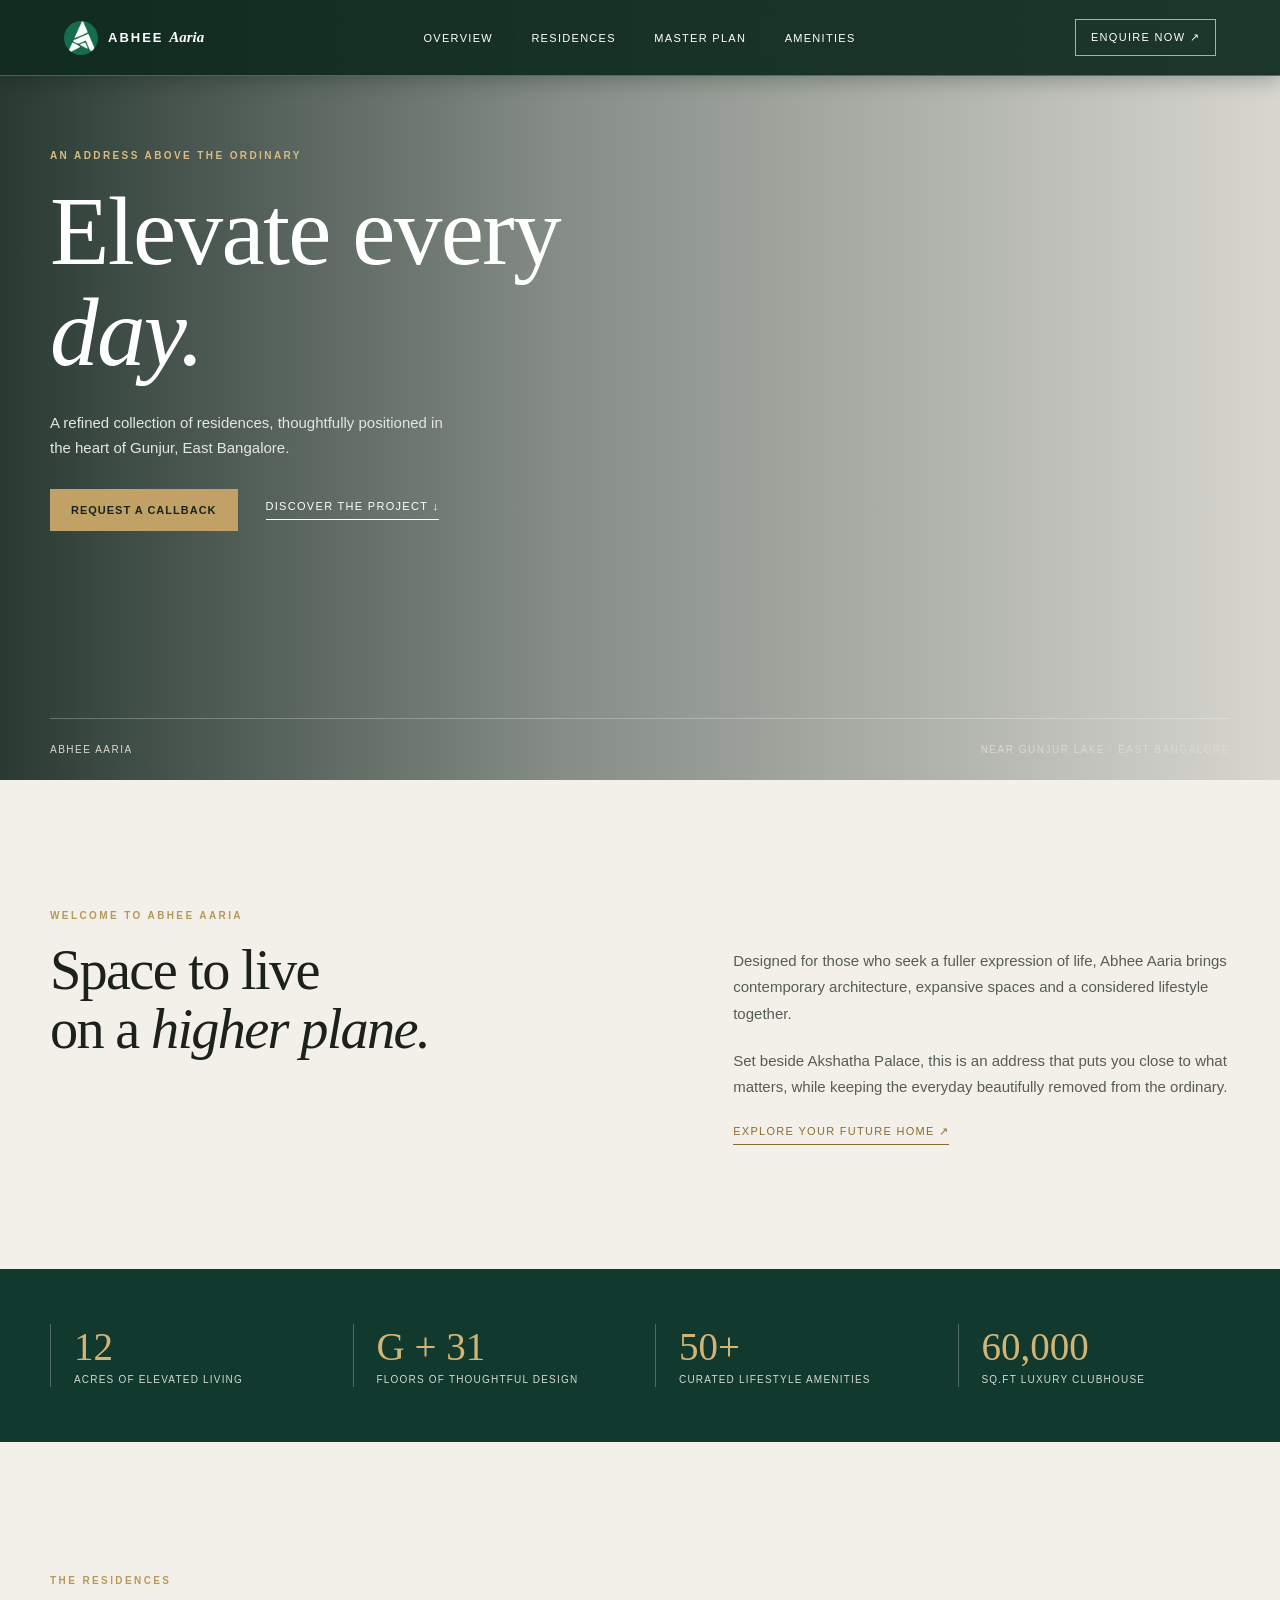
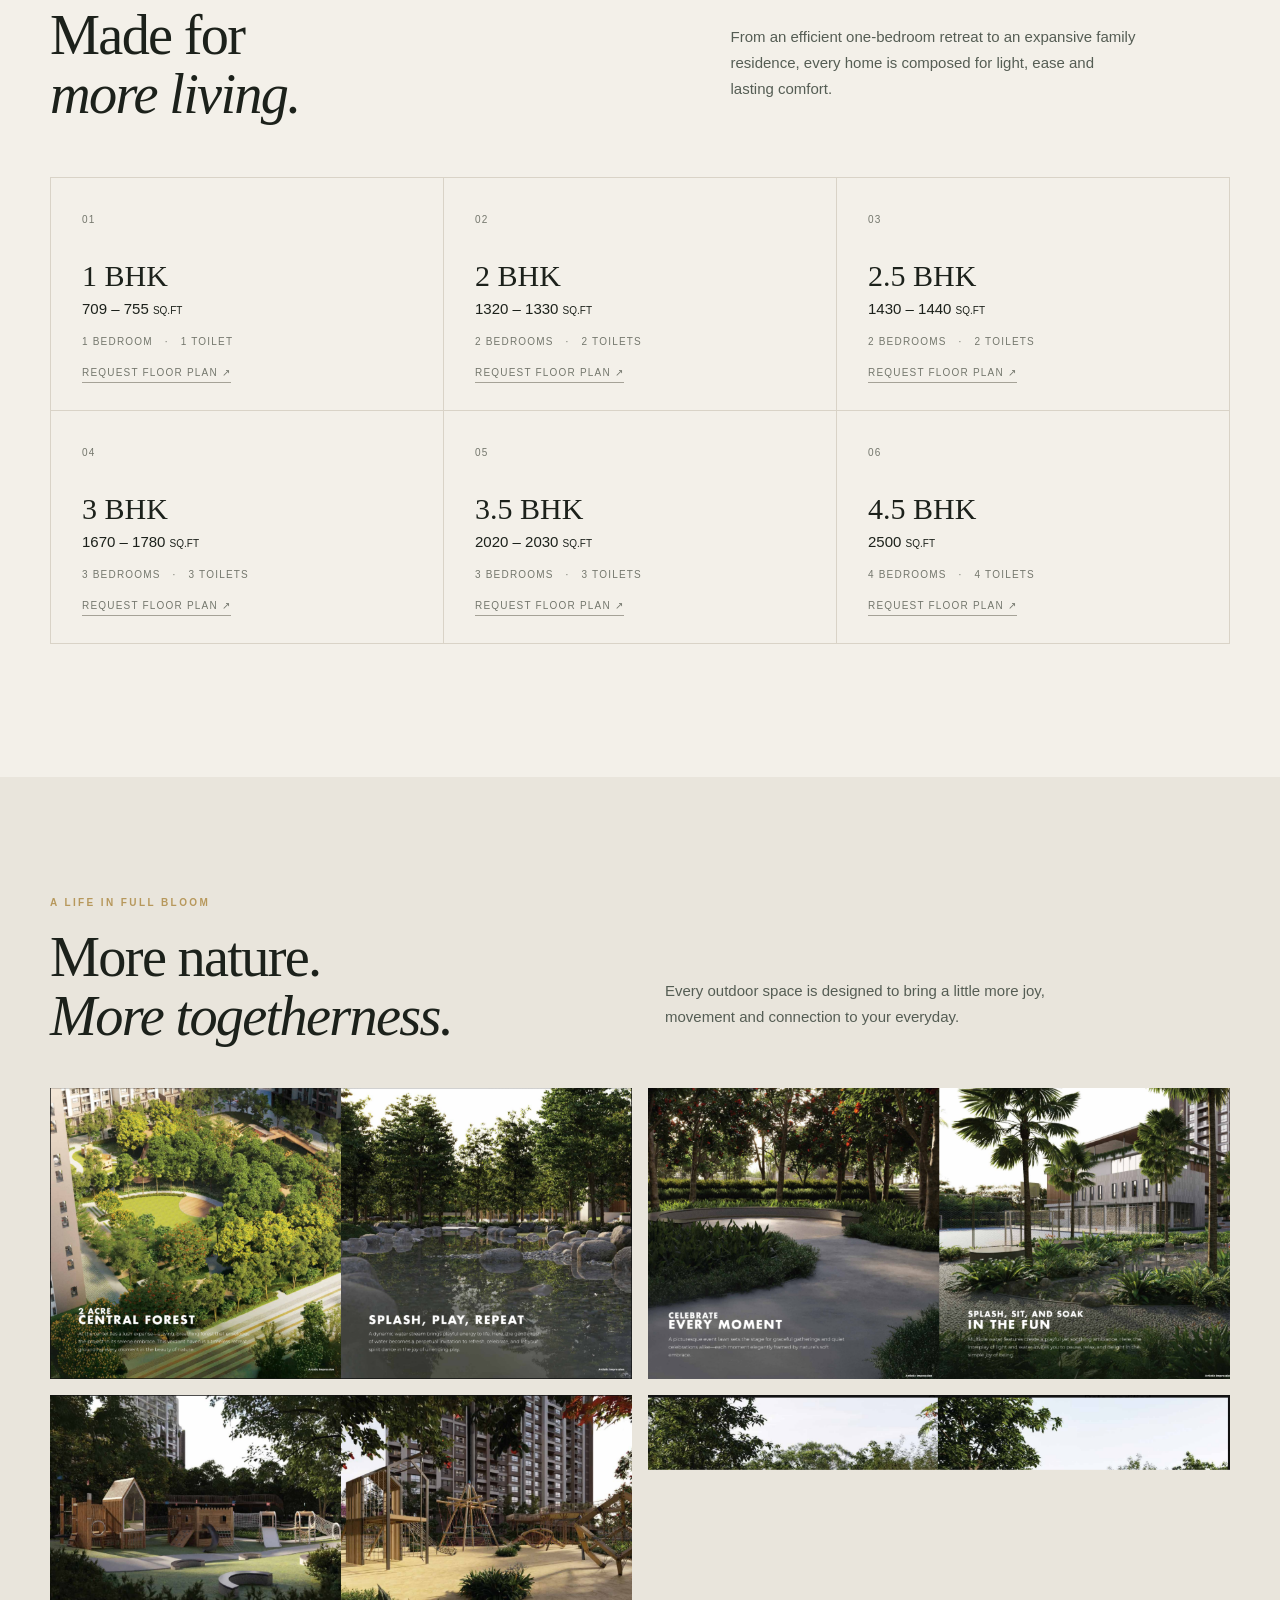
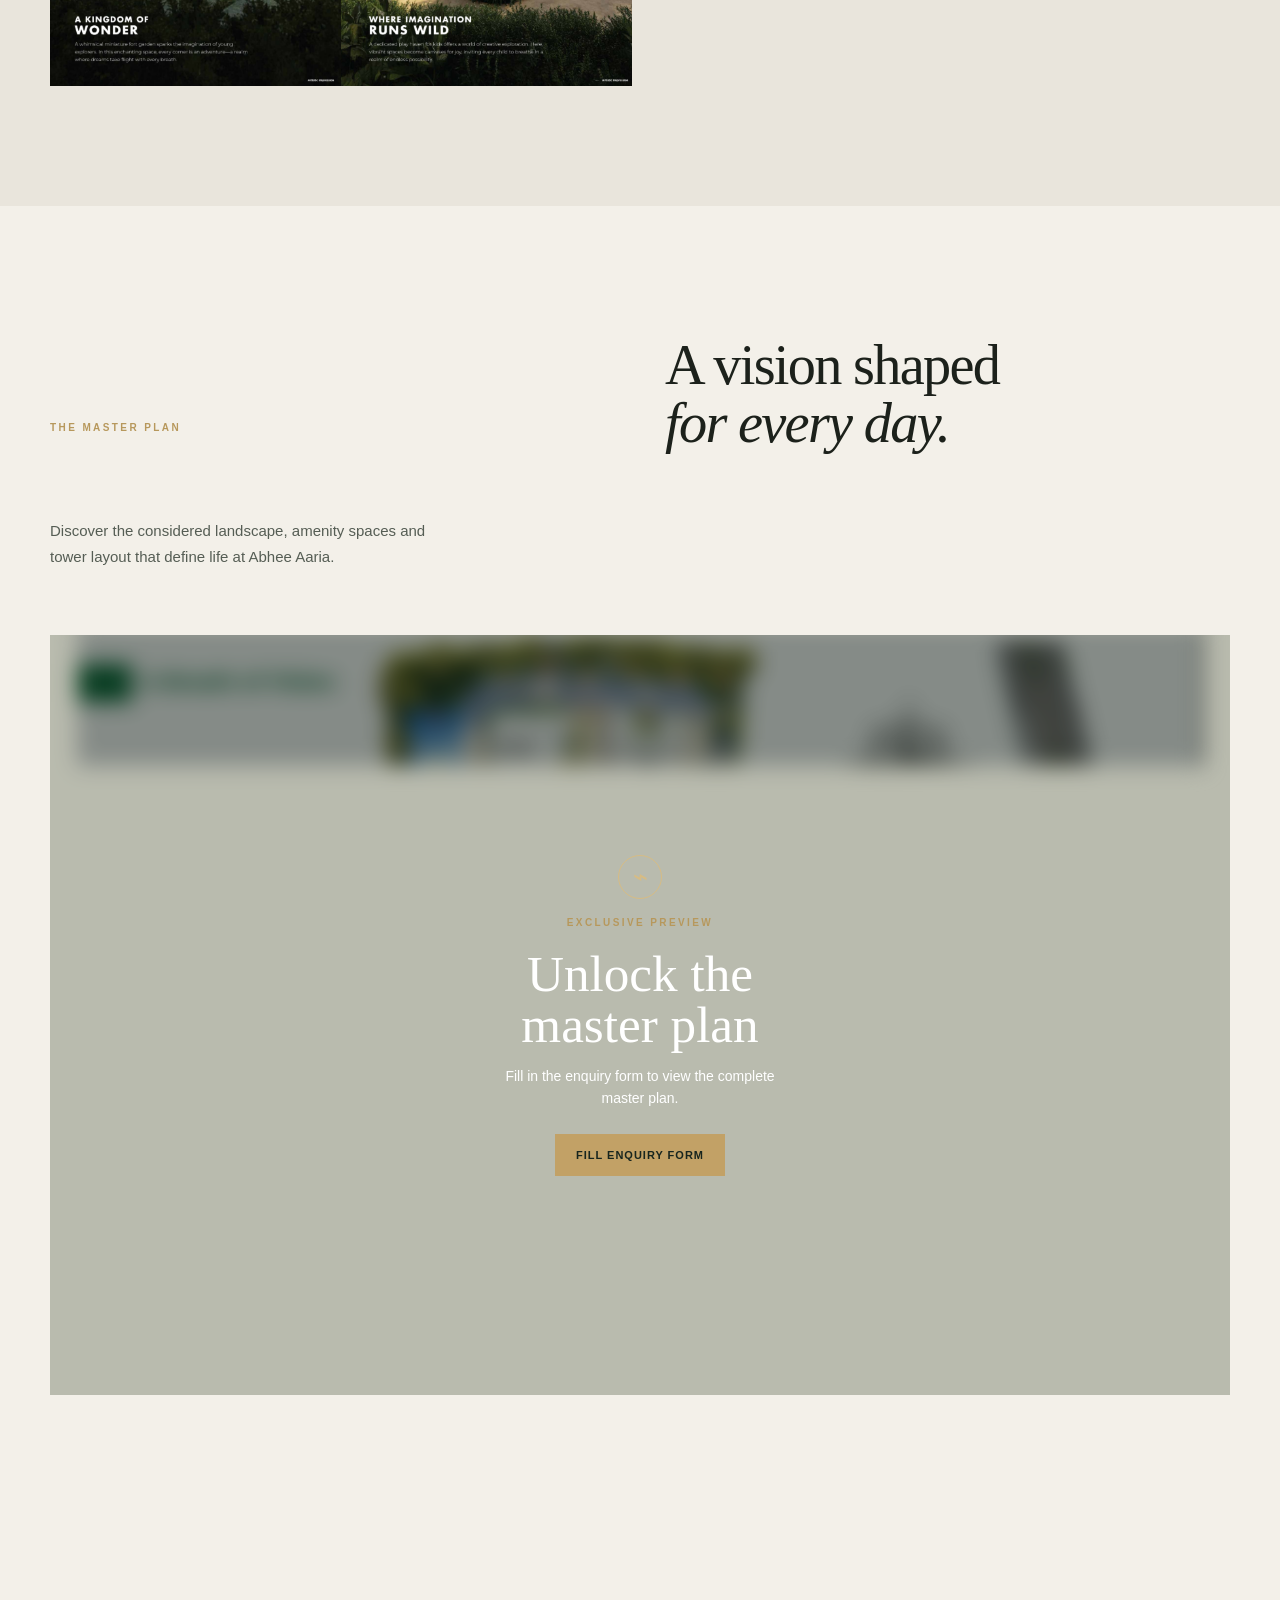
<file: index.html>
<!doctype html>
<html lang="en">
<head>
  <meta charset="utf-8">
  <meta name="viewport" content="width=device-width, initial-scale=1">
  <meta http-equiv="refresh" content="0; url=static/">
  <title>Abhee Aaria</title>
</head>
<body>
  <p>Opening <a href="static/">Abhee Aaria</a>…</p>
</body>
</html>
</file>
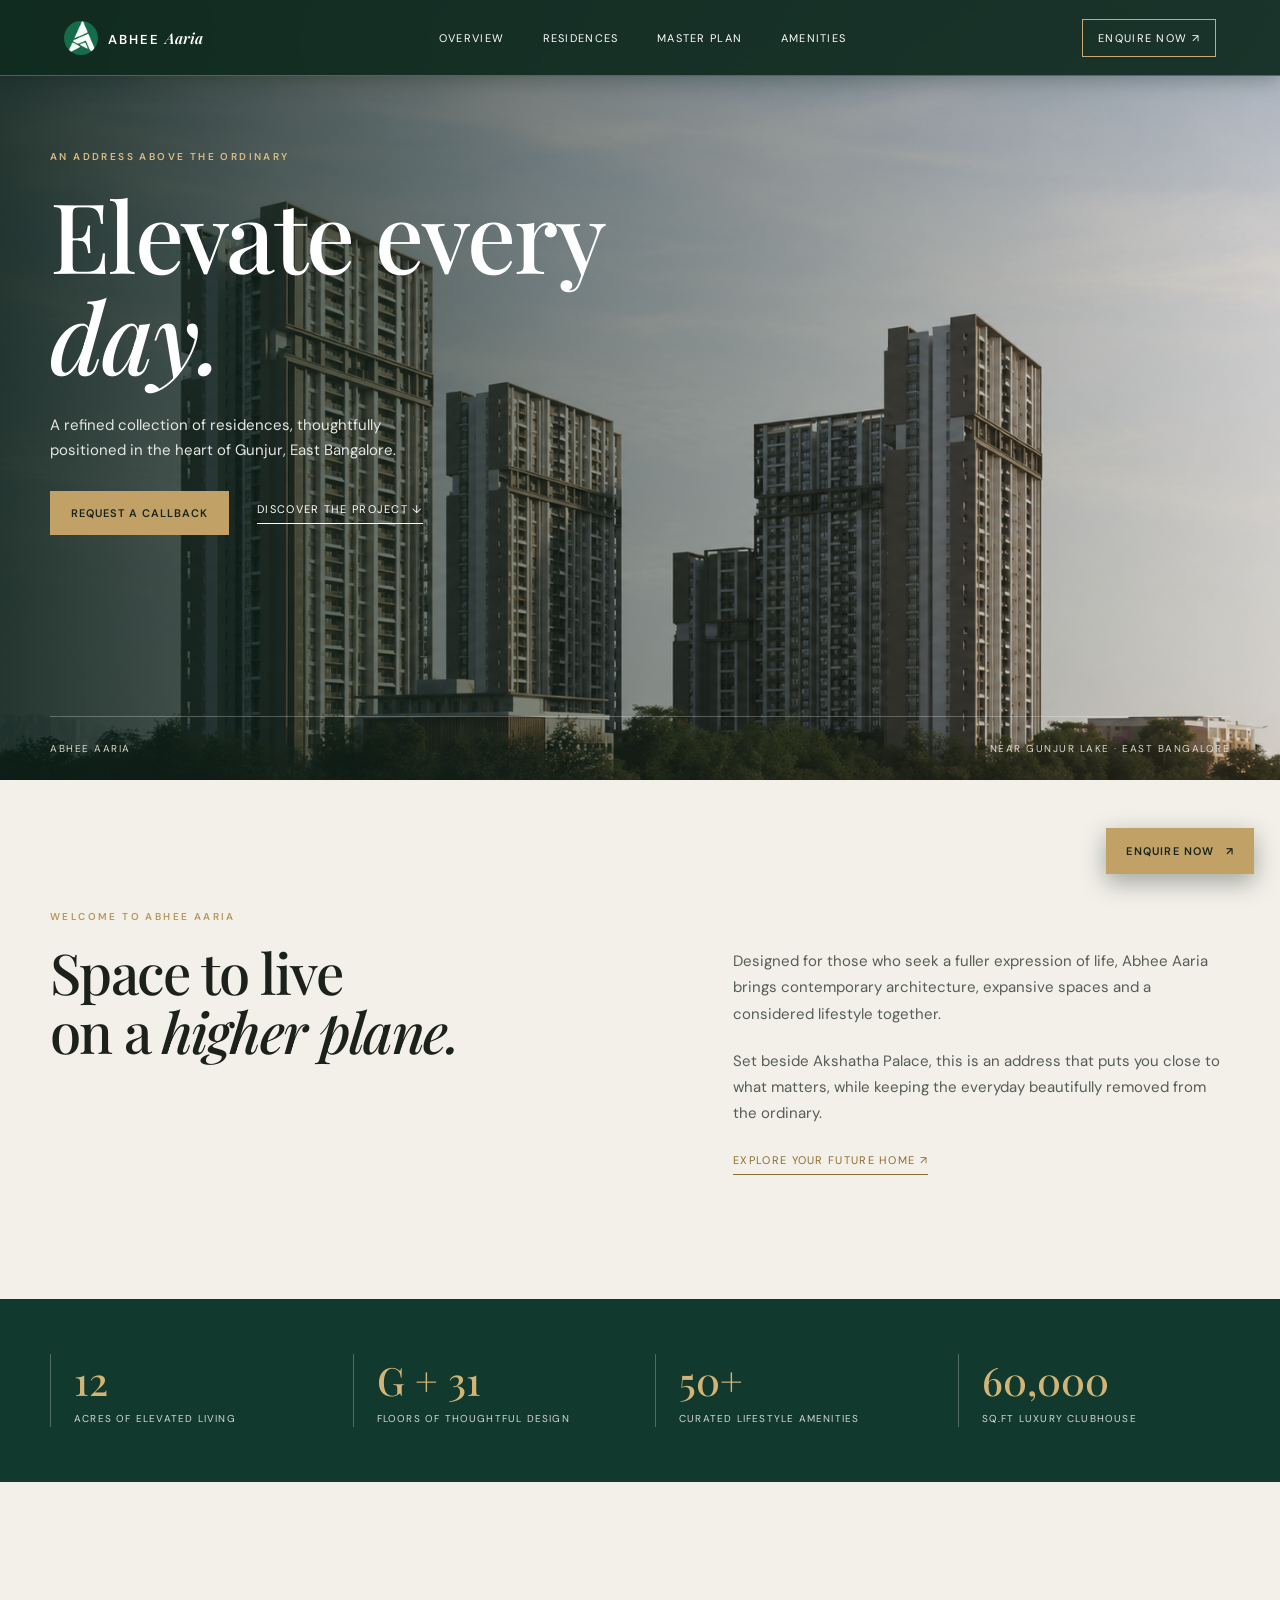
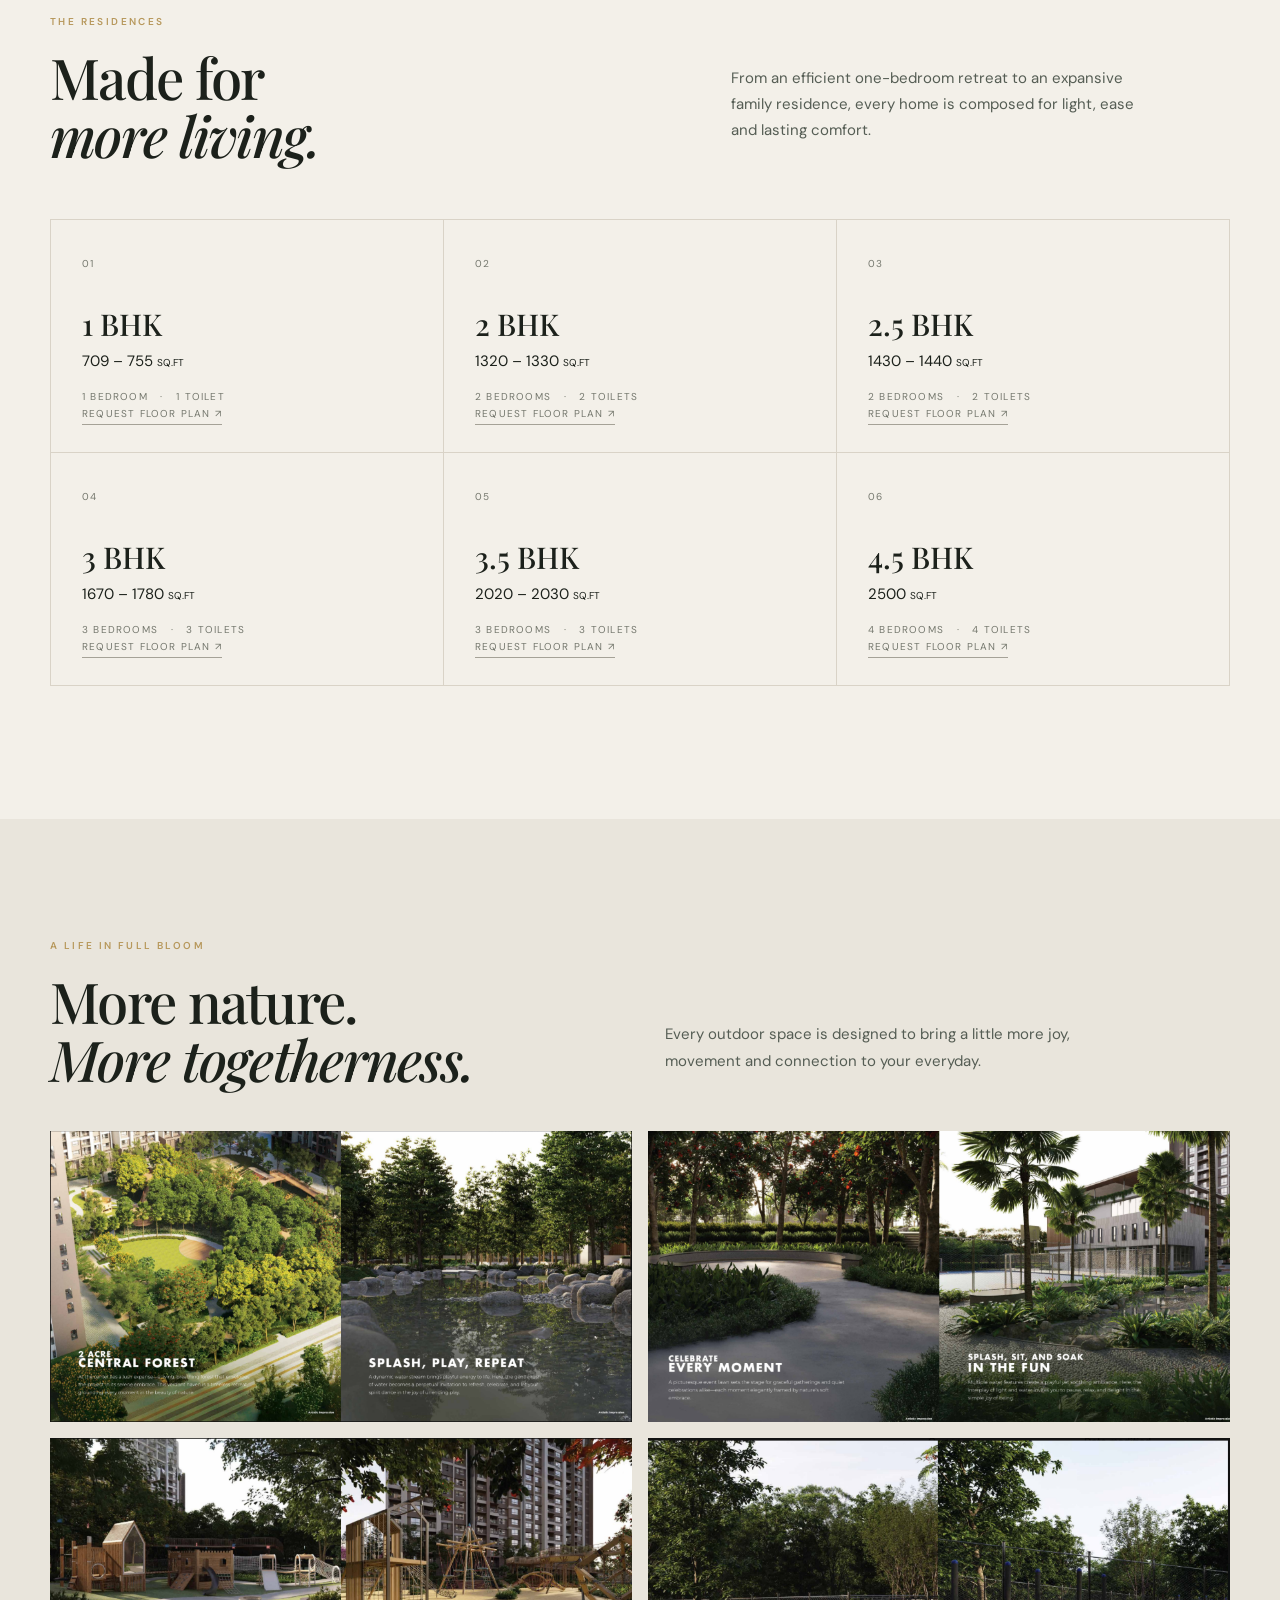
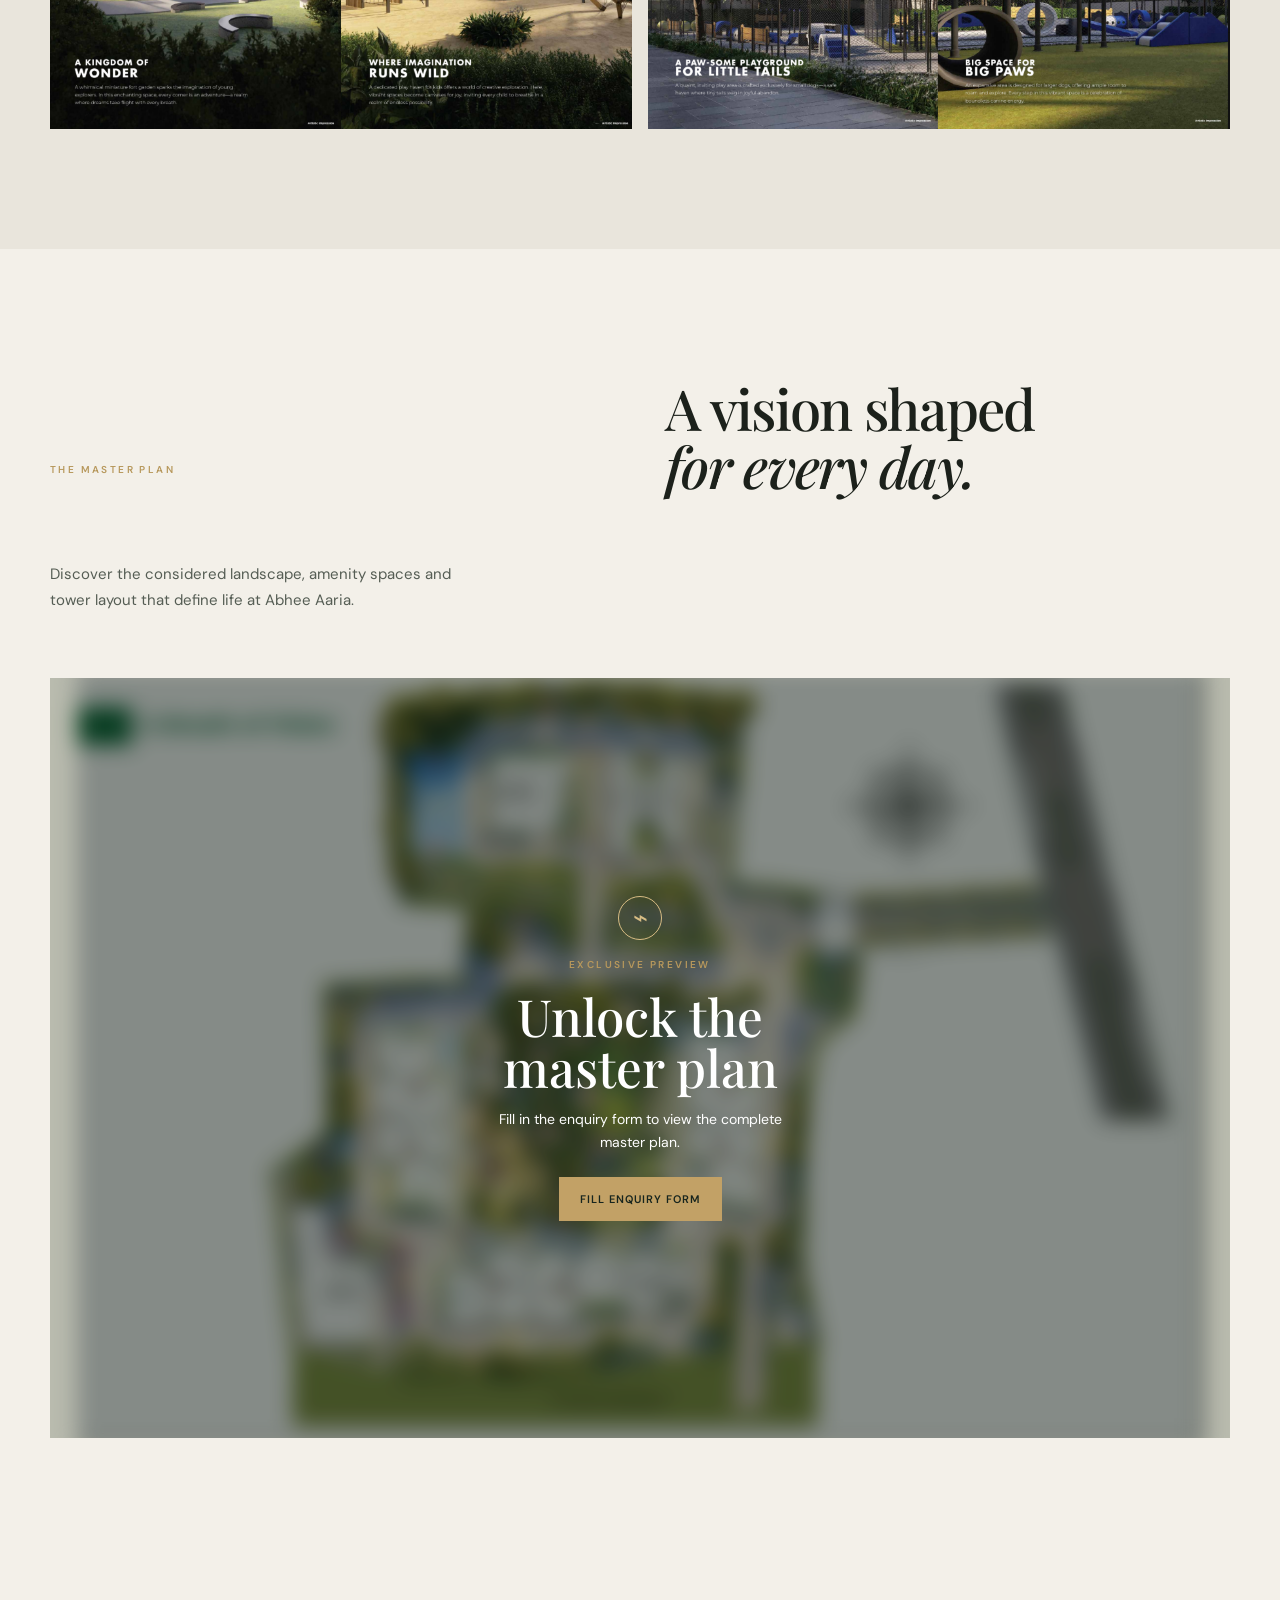
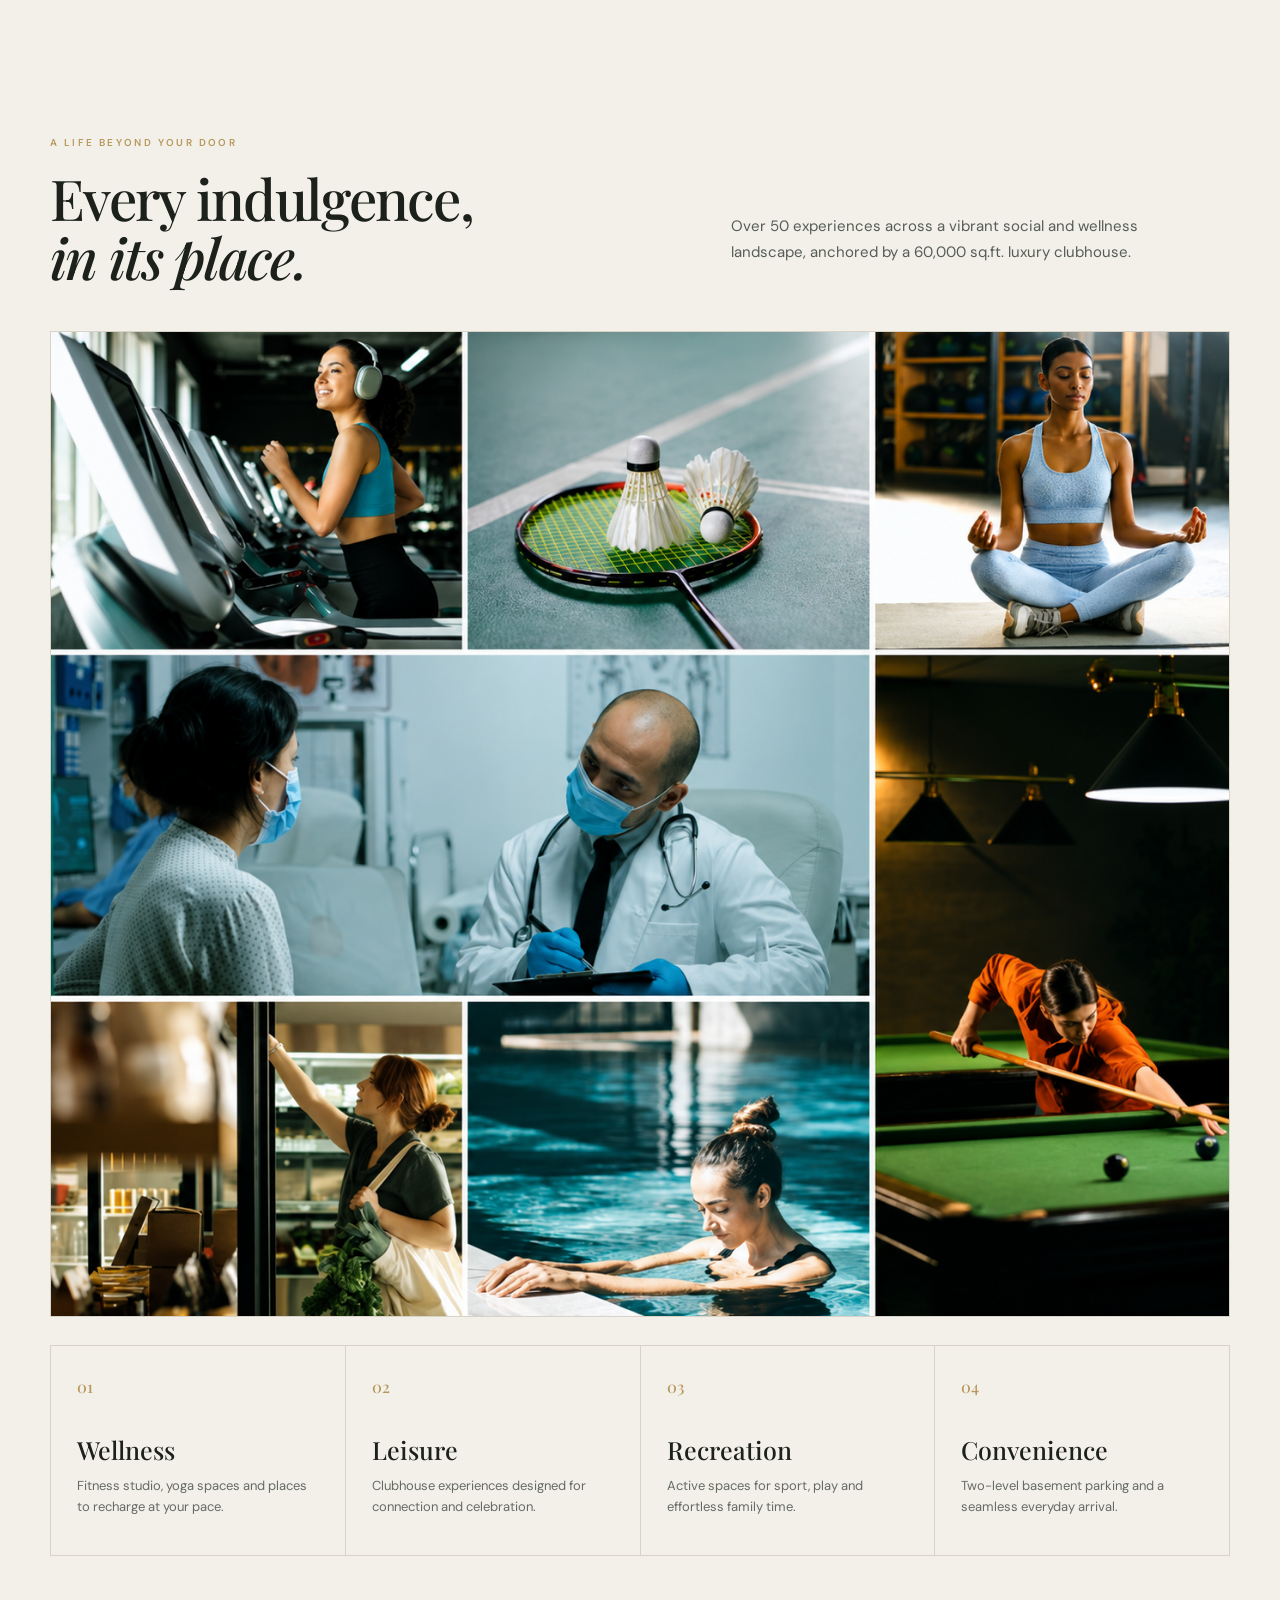
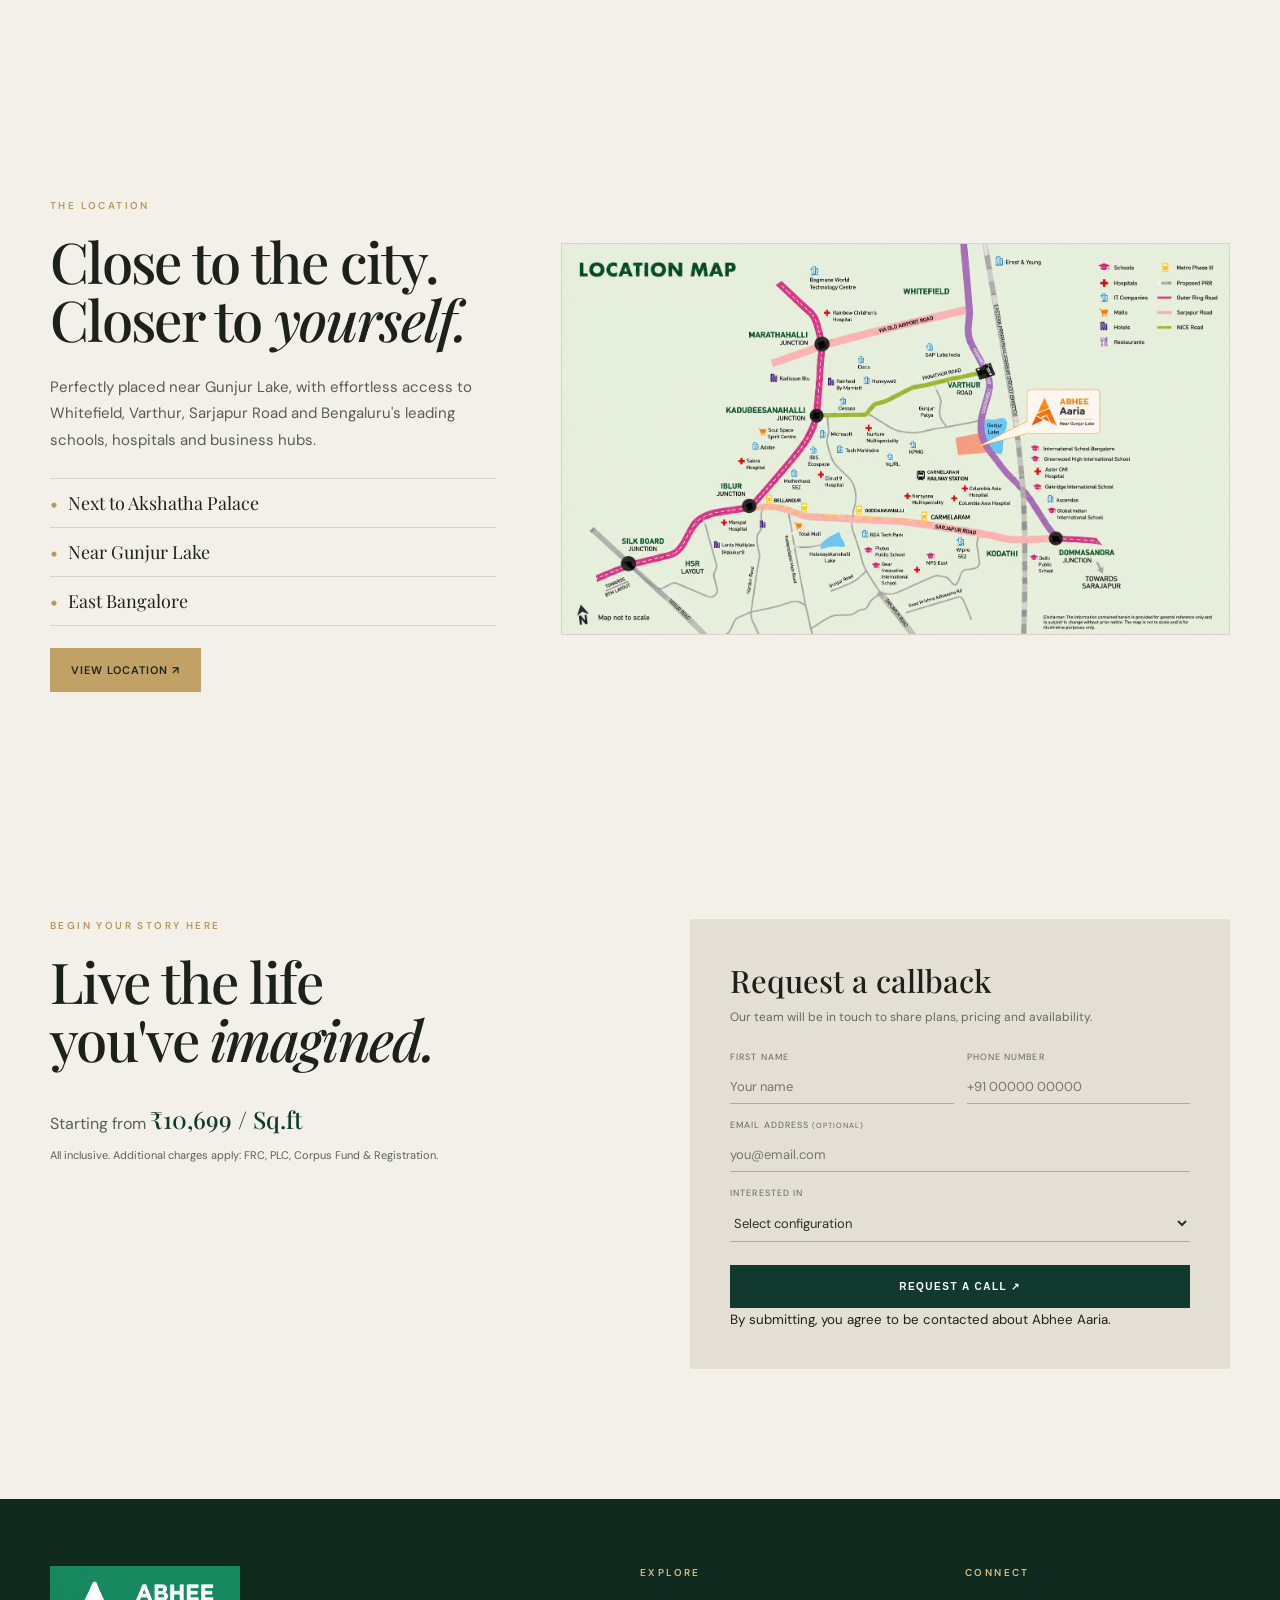
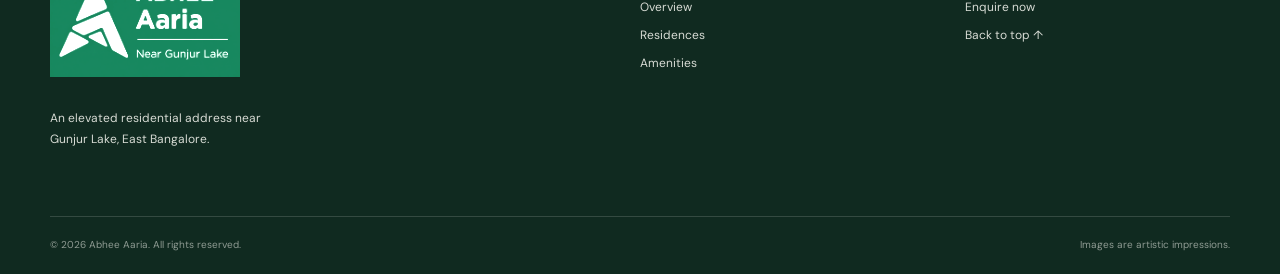
<file: static/index.html>
<!doctype html>
<html lang="en">
<head>
  <meta charset="utf-8"><meta name="viewport" content="width=device-width, initial-scale=1">
  <meta name="description" content="Abhee Aaria — Elevated living near Gunjur Lake, East Bangalore.">
  <title>Abhee Aaria | Elevated Living</title><link rel="stylesheet" href="styles.css">
</head>
<body>
<main>
  <section class="hero" id="home">
    <nav class="nav wrap"><a href="#home" class="brand" aria-label="Abhee Aaria home"><img src="assets/header-logo.jpg" alt="Abhee Aaria logo"><span>ABHEE <i>Aaria</i></span></a><div class="links"><a href="#overview">Overview</a><a href="#residences">Residences</a><a href="#master-plan">Master plan</a><a href="#amenities">Amenities</a></div><a href="#enquire" class="nav-cta">Enquire now <span>↗</span></a></nav>
    <div class="hero-content wrap"><p class="eyebrow light">An address above the ordinary</p><h1>Elevate every<br><em>day.</em></h1><p class="hero-copy">A refined collection of residences, thoughtfully positioned in the heart of Gunjur, East Bangalore.</p><div class="hero-actions"><a class="button" href="#enquire">Request a callback</a><a class="text-link" href="#overview">Discover the project <span>↓</span></a></div></div>
    <div class="hero-bottom wrap"><span>ABHEE AARIA</span><span>Near Gunjur Lake · East Bangalore</span></div>
  </section>
  <section class="intro wrap" id="overview"><div><p class="eyebrow">Welcome to Abhee Aaria</p><h2>Space to live<br>on a <em>higher plane.</em></h2></div><div class="intro-copy"><p>Designed for those who seek a fuller expression of life, Abhee Aaria brings contemporary architecture, expansive spaces and a considered lifestyle together.</p><p>Set beside Akshatha Palace, this is an address that puts you close to what matters, while keeping the everyday beautifully removed from the ordinary.</p><a href="#enquire" class="text-link gold">Explore your future home <span>↗</span></a></div></section>
  <section class="stats"><div class="wrap stat-grid"><div><strong>12</strong><span>Acres of elevated living</span></div><div><strong>G + 31</strong><span>Floors of thoughtful design</span></div><div><strong>50+</strong><span>Curated lifestyle amenities</span></div><div><strong>60,000</strong><span>Sq.ft luxury clubhouse</span></div></div></section>
  <section class="residences wrap" id="residences"><div class="section-top"><div><p class="eyebrow">The residences</p><h2>Made for<br><em>more living.</em></h2></div><p>From an efficient one-bedroom retreat to an expansive family residence, every home is composed for light, ease and lasting comfort.</p></div><div class="home-grid">
    <article class="home-card"><span>01</span><h3>1 BHK</h3><p>709 – 755 <small>Sq.ft</small></p><div>1 Bedroom &nbsp; · &nbsp; 1 Toilet</div><a href="#enquire">Request floor plan ↗</a></article><article class="home-card"><span>02</span><h3>2 BHK</h3><p>1320 – 1330 <small>Sq.ft</small></p><div>2 Bedrooms &nbsp; · &nbsp; 2 Toilets</div><a href="#enquire">Request floor plan ↗</a></article><article class="home-card"><span>03</span><h3>2.5 BHK</h3><p>1430 – 1440 <small>Sq.ft</small></p><div>2 Bedrooms &nbsp; · &nbsp; 2 Toilets</div><a href="#enquire">Request floor plan ↗</a></article><article class="home-card"><span>04</span><h3>3 BHK</h3><p>1670 – 1780 <small>Sq.ft</small></p><div>3 Bedrooms &nbsp; · &nbsp; 3 Toilets</div><a href="#enquire">Request floor plan ↗</a></article><article class="home-card"><span>05</span><h3>3.5 BHK</h3><p>2020 – 2030 <small>Sq.ft</small></p><div>3 Bedrooms &nbsp; · &nbsp; 3 Toilets</div><a href="#enquire">Request floor plan ↗</a></article><article class="home-card"><span>06</span><h3>4.5 BHK</h3><p>2500 <small>Sq.ft</small></p><div>4 Bedrooms &nbsp; · &nbsp; 4 Toilets</div><a href="#enquire">Request floor plan ↗</a></article>
  </div></section>
  <section class="life-gallery" id="lifestyle"><div class="wrap"><div class="section-heading"><div><p class="eyebrow">A life in full bloom</p><h2>More nature.<br><em>More togetherness.</em></h2></div><p>Every outdoor space is designed to bring a little more joy, movement and connection to your everyday.</p></div><div class="life-grid"><img src="assets/life-central-forest.png" alt="Central forest and waterside landscape"><img src="assets/life-celebrate.png" alt="Garden gathering space and sports amenity"><img src="assets/life-wonder.png" alt="Children's adventure play area"><img src="assets/life-paws.png" alt="Pet playground and dog park"></div></div></section>
  <section class="master-plan wrap" id="master-plan"><div class="section-heading"><p class="eyebrow">The master plan</p><h2>A vision shaped<br><em>for every day.</em></h2><p>Discover the considered landscape, amenity spaces and tower layout that define life at Abhee Aaria.</p></div><div class="plan-gate" id="plan-gate"><img src="assets/master-plan.png" alt="Abhee Aaria master plan"><div class="plan-lock"><span class="lock-icon">⌁</span><p class="eyebrow">Exclusive preview</p><h3>Unlock the<br>master plan</h3><p>Fill in the enquiry form to view the complete master plan.</p><a class="button" href="#enquire">Fill enquiry form</a></div></div><p class="unlock-note" id="unlock-note" aria-live="polite"></p></section>
  <section class="amenities wrap" id="amenities"><p class="eyebrow">A life beyond your door</p><div class="section-top"><h2>Every indulgence,<br><em>in its place.</em></h2><p>Over 50 experiences across a vibrant social and wellness landscape, anchored by a 60,000 sq.ft. luxury clubhouse.</p></div><img class="amenity-visual" src="assets/amenities.png" alt="Wellness, sports, healthcare, retail and leisure amenities"><div class="amenity-grid"><div><b>01</b><h3>Wellness</h3><p>Fitness studio, yoga spaces and places to recharge at your pace.</p></div><div><b>02</b><h3>Leisure</h3><p>Clubhouse experiences designed for connection and celebration.</p></div><div><b>03</b><h3>Recreation</h3><p>Active spaces for sport, play and effortless family time.</p></div><div><b>04</b><h3>Convenience</h3><p>Two-level basement parking and a seamless everyday arrival.</p></div></div></section>
  <section class="map-section wrap"><div class="map-copy"><p class="eyebrow">The location</p><h2>Close to the city.<br>Closer to <em>yourself.</em></h2><p>Perfectly placed near Gunjur Lake, with effortless access to Whitefield, Varthur, Sarjapur Road and Bengaluru's leading schools, hospitals and business hubs.</p><ul><li>Next to Akshatha Palace</li><li>Near Gunjur Lake</li><li>East Bangalore</li></ul><a class="button" href="https://share.google/ZjSrhF2RfqGoNZYm6" target="_blank" rel="noopener">View location ↗</a></div><img src="assets/location-map.png" alt="Location map for Abhee Aaria near Gunjur Lake"></section>
  <section class="enquire wrap" id="enquire"><div class="enquire-copy"><p class="eyebrow">Begin your story here</p><h2>Live the life<br>you've <em>imagined.</em></h2><p>Starting from <strong>₹10,699 / Sq.ft</strong><br><small>All inclusive. Additional charges apply: FRC, PLC, Corpus Fund & Registration.</small></p></div><form id="enquiry-form"><h3>Request a callback</h3><p>Our team will be in touch to share plans, pricing and availability.</p><div class="form-row"><label>First name<input name="name" placeholder="Your name" required></label><label>Phone number<input name="phone" type="tel" placeholder="+91 00000 00000" required></label></div><label>Email address <small>(optional)</small><input name="email" type="email" placeholder="you@email.com"></label><label>Interested in<select name="configuration" required><option value="">Select configuration</option><option>1 BHK</option><option>2 BHK</option><option>3 BHK</option><option>3.5 BHK</option><option>4.5 BHK</option></select></label><button type="submit">Request a call <span>↗</span></button><small id="form-message">By submitting, you agree to be contacted about Abhee Aaria.</small></form></section>
</main><footer><div class="wrap footer-top"><div class="footer-brand"><img src="assets/abhee-aariya-logo.png" alt="Abhee Aaria logo"><p>An elevated residential address near Gunjur Lake, East Bangalore.</p></div><div><p class="eyebrow light">Explore</p><a href="#overview">Overview</a><a href="#residences">Residences</a><a href="#amenities">Amenities</a></div><div><p class="eyebrow light">Connect</p><a href="#enquire">Enquire now</a><a href="#home">Back to top ↑</a></div></div><div class="wrap legal">© 2026 Abhee Aaria. All rights reserved. <span>Images are artistic impressions.</span></div></footer><script src="script.js"></script>
<a class="sticky-enquiry" href="#enquire" aria-label="Enquire about Abhee Aaria">Enquire now <span>↗</span></a></body></html>
</file>
<file: static/styles.css>
@import url('https://fonts.googleapis.com/css2?family=DM+Sans:wght@400;500;600&family=Playfair+Display:ital,wght@0,500;0,600;1,500;1,600&display=swap');
body .nav{position:fixed;top:0;left:0;z-index:30;width:100%;height:76px;padding:0 clamp(22px,5vw,84px);background:#102a20ed;backdrop-filter:blur(12px);box-shadow:0 5px 18px #07170f42}body .nav .links{gap:clamp(20px,3vw,42px)}body .nav .nav-cta{padding:11px 15px}.brand img{width:31px;height:31px}@media(max-width:760px){body .nav{height:64px;padding:0 18px}body .nav .brand{font-size:11px;letter-spacing:1.4px}body .nav .brand img{width:29px;height:29px}body .nav .nav-cta{padding:9px 11px;font-size:9px}}
.sticky-enquiry{position:fixed;right:26px;bottom:26px;z-index:20;background:#c2a166;color:#17251e;padding:16px 20px;text-decoration:none;text-transform:uppercase;letter-spacing:1.2px;font-size:11px;font-weight:600;box-shadow:0 8px 25px #0a20145c;transition:transform .2s,background .2s}.sticky-enquiry:hover{background:#d8ba81;transform:translateY(-2px)}.sticky-enquiry span{margin-left:7px}@media(max-width:760px){body{padding-bottom:72px}.sticky-enquiry{right:12px;bottom:12px;left:12px;text-align:center;padding:17px 20px;font-size:10px}.hero-content{padding-top:100px}.hero-copy{font-size:14px}.section-top>p,.intro-copy p,.map-copy>p:not(.eyebrow){font-size:14px}.home-card h3{font-size:24px}.footer-top{padding-bottom:30px}}
.hero{background:linear-gradient(90deg,rgba(11,31,24,.87),rgba(14,34,27,.48) 44%,rgba(14,30,24,.12)),url('assets/hero-elevation.png') center/cover!important}.brand img{width:34px;height:34px;object-fit:cover;border-radius:50%;mix-blend-mode:screen}.brand-mark{display:none}.amenity-visual{width:100%;display:block;margin:-10px 0 28px;border:1px solid var(--line)}
.life-gallery{padding:120px 0;background:#e9e5dc}.life-gallery .section-heading{margin-bottom:42px}.life-grid{display:grid;grid-template-columns:repeat(2,1fr);gap:16px}.life-grid img{width:100%;display:block;aspect-ratio:2/1;object-fit:cover}@media(max-width:760px){.life-gallery{padding:80px 0}.life-grid{grid-template-columns:1fr;gap:12px}.life-grid img{aspect-ratio:2/1}}
.map-section{padding:110px 0!important;display:grid;grid-template-columns:.8fr 1.2fr;gap:65px;align-items:center}.map-copy>p:not(.eyebrow){font-size:15px;line-height:1.75;color:#555d54;margin:25px 0}.map-copy ul{padding:0;margin:0 0 32px;list-style:none;border-top:1px solid var(--line)}.map-copy li{padding:12px 0;border-bottom:1px solid var(--line);font-family:'Playfair Display';font-size:18px}.map-copy li:before{content:'•';color:#b7985c;margin-right:10px}.map-section img{width:100%;max-height:420px;object-fit:cover;object-position:center;border:1px solid var(--line)}@media(max-width:760px){.map-section{padding:80px 0!important;grid-template-columns:1fr;gap:35px}.map-section img{max-height:none}.map-copy h2{font-size:44px}}
.master-plan,.map-section{padding:130px 0}.section-heading{display:grid;grid-template-columns:1fr 1fr;gap:50px;align-items:end;margin-bottom:50px}.section-heading>p:last-child{line-height:1.75;color:#555d54;max-width:410px;font-size:15px}.plan-gate{position:relative;overflow:hidden;background:#e4dfd4}.plan-gate>img{display:block;width:100%;max-height:760px;object-fit:contain;transition:filter .45s ease}.plan-gate:not(.unlocked)>img{filter:blur(11px) brightness(.64);transform:scale(1.025)}.plan-lock{position:absolute;inset:0;display:flex;align-items:center;justify-content:center;flex-direction:column;text-align:center;color:#fff;padding:30px;background:#0a281733;transition:opacity .3s}.plan-lock h3{font-size:clamp(35px,4vw,56px);line-height:1;margin:0 0 15px;font-weight:500}.plan-lock>p:not(.eyebrow){max-width:310px;line-height:1.6;font-size:14px;margin:0 0 24px}.lock-icon{height:44px;width:44px;border:1px solid #d7bc84;border-radius:50%;display:grid;place-items:center;color:#d7bc84;font-size:25px;margin-bottom:18px}.plan-gate.unlocked .plan-lock{opacity:0;pointer-events:none}.unlock-note{color:#145a3a;text-align:center;font-size:13px;min-height:20px;margin:15px 0 0}.map-section{padding-top:0}.map-section img{width:100%;display:block;border:1px solid var(--line)}@media(max-width:760px){.master-plan{padding:80px 0}.section-heading{grid-template-columns:1fr;gap:24px;margin-bottom:35px}.map-section{padding-bottom:80px}}
:root{--ink:#1c211b;--forest:#12392d;--gold:#b7985c;--paper:#f3f0e9;--line:#d9d3c7}*{box-sizing:border-box}html{scroll-behavior:smooth}body{margin:0;background:var(--paper);color:var(--ink);font-family:'DM Sans',Arial,sans-serif}.wrap{width:min(1180px,calc(100% - 64px));margin:auto}.hero{min-height:780px;color:#fff;position:relative;background:linear-gradient(90deg,rgba(11,31,24,.87),rgba(14,34,27,.48) 44%,rgba(14,30,24,.12)),url('assets/elevation.png') center/cover}.nav{height:92px;display:flex;align-items:center;justify-content:space-between;border-bottom:1px solid #ffffff42}.brand{font-size:13px;letter-spacing:2px;font-weight:600;display:flex;align-items:center;gap:10px;color:#fff;text-decoration:none}.brand i,h1,h2,h3{font-family:'Playfair Display',Georgia,serif}.brand i{font-size:15px;letter-spacing:0}.brand-mark{border:1px solid #d5bb85;border-radius:50%;display:grid;place-items:center;height:25px;width:25px;color:#d5bb85;font-size:16px}.links{display:flex;gap:33px}.links a,.nav-cta{font-size:11px;text-transform:uppercase;letter-spacing:1.3px;color:#fff;text-decoration:none}.nav-cta{border:1px solid #c8ab74;padding:12px 17px}.hero-content{padding-top:150px}.eyebrow{font-size:10px;text-transform:uppercase;letter-spacing:2.4px;color:var(--gold);font-weight:600;margin:0 0 20px}.light{color:#d7bc84}h1,h2{font-weight:500;letter-spacing:-1.7px;margin:0;line-height:1.04}h1{font-size:clamp(58px,7.6vw,100px)}h2{font-size:clamp(39px,4.4vw,61px)}.hero-copy{max-width:410px;line-height:1.65;margin:28px 0;color:#e4e7e1;font-size:15px}.hero-actions{display:flex;align-items:center;gap:28px}.button{background:#c2a166;color:#17251e;padding:15px 21px;font-size:11px;letter-spacing:1px;text-transform:uppercase;text-decoration:none;font-weight:600}.text-link{font-size:11px;text-transform:uppercase;letter-spacing:1.3px;text-decoration:none;color:inherit;border-bottom:1px solid currentColor;padding-bottom:7px}.gold{color:#8d6b2e}.hero-bottom{position:absolute;bottom:0;left:50%;transform:translateX(-50%);display:flex;justify-content:space-between;padding:25px 0;font-size:10px;letter-spacing:1.5px;text-transform:uppercase;border-top:1px solid #ffffff42;color:#ddd9cf}.intro{display:grid;grid-template-columns:1.08fr .92fr;gap:100px;padding:130px 0}.intro-copy{padding-top:38px}.intro-copy p,.section-top>p{line-height:1.75;color:#555d54;font-size:15px;margin:0 0 21px}.stats{background:var(--forest);color:#f7f5ef}.stat-grid{display:grid;grid-template-columns:repeat(4,1fr);padding:55px 0;gap:30px}.stat-grid>div{border-left:1px solid #ffffff42;padding-left:23px}.stat-grid strong{font-family:'Playfair Display';font-size:39px;font-weight:500;display:block;color:#d2b576}.stat-grid span,.home-card>span,.home-card div,.home-card a{font-size:10px;letter-spacing:1.2px;text-transform:uppercase;color:#d5d9d3}.residences,.amenities{padding:133px 0}.section-top{display:grid;grid-template-columns:1.1fr .9fr;gap:70px;align-items:end;margin-bottom:54px}.section-top>p{max-width:410px}.home-grid{display:grid;grid-template-columns:repeat(3,1fr);border-top:1px solid var(--line);border-left:1px solid var(--line)}.home-card{padding:31px;border-right:1px solid var(--line);border-bottom:1px solid var(--line);min-height:233px;position:relative;transition:.25s}.home-card:hover{background:#e9e4d9}.home-card>span,.home-card div,.home-card a{color:#74776d}.home-card h3{font-weight:500;font-size:30px;margin:32px 0 7px}.home-card>p{font-size:15px;margin:0}.home-card small{font-size:10px;text-transform:uppercase}.home-card div{margin-top:19px}.home-card a{position:absolute;bottom:27px;left:31px;text-decoration:none;border-bottom:1px solid #a5a297;padding-bottom:4px}.feature-image{height:650px;position:relative;overflow:hidden;color:#fff}.feature-image:after{content:'';position:absolute;inset:0;background:linear-gradient(90deg,#0a2014d1,#0a20140a)}.feature-image img{width:100%;height:100%;object-fit:cover}.image-caption{position:absolute;z-index:1;inset:0;display:flex;justify-content:center;flex-direction:column}.amenity-grid{display:grid;grid-template-columns:repeat(4,1fr);border-left:1px solid var(--line);border-top:1px solid var(--line)}.amenity-grid>div{padding:30px 26px 37px;border-right:1px solid var(--line);border-bottom:1px solid var(--line)}.amenity-grid b{font-family:'Playfair Display';font-weight:500;color:var(--gold)}.amenity-grid h3{font-size:25px;font-weight:500;margin:35px 0 10px}.amenity-grid p{font-size:13px;line-height:1.6;color:#656b63;margin:0}.location{background:linear-gradient(100deg,#163e30,#0c241d);padding:100px 0;color:#fff}.location-inner{display:flex;justify-content:space-between;align-items:end}.location-list{min-width:370px}.location-list p{border-top:1px solid #ffffff3d;padding:16px 0;margin:0;font-family:'Playfair Display';font-size:21px}.location-list span{font-family:'DM Sans';font-size:10px;color:#d2b576;margin-right:18px}.enquire{padding:130px 0;display:grid;grid-template-columns:1fr 1fr;gap:100px}.enquire-copy>p:not(.eyebrow){margin-top:29px;line-height:1.75;color:#596158}.enquire-copy strong{font-family:'Playfair Display';font-size:24px;font-weight:500;color:var(--forest)}.enquire-copy small{font-size:11px}form{background:#e4dfd4;padding:40px}form h3{font-size:31px;font-weight:500;margin:0 0 7px}form>p{font-size:12px;color:#63695e;line-height:1.6;margin:0 0 24px}label{display:block;font-size:9px;text-transform:uppercase;letter-spacing:1.1px;color:#60675d;margin-bottom:15px}.form-row{display:grid;grid-template-columns:1fr 1fr;gap:13px}input,select{display:block;width:100%;border:0;border-bottom:1px solid #ada99f;background:transparent;padding:10px 0 8px;margin-top:5px;color:#273229;font-family:inherit;font-size:13px;outline:none}button{border:0;background:var(--forest);color:#fff;width:100%;padding:16px;margin-top:8px;font-size:10px;text-transform:uppercase;letter-spacing:1.5px;font-weight:600;cursor:pointer}.success{color:#145a3a}footer{background:#102a20;color:#d7dbd4;padding:67px 0 23px}.footer-top{display:grid;grid-template-columns:2fr 1fr 1fr;gap:60px;padding-bottom:55px}.footer-brand img{width:190px;mix-blend-mode:screen;filter:brightness(1.35);margin-bottom:14px}.footer-brand p{font-size:12px;line-height:1.7;max-width:250px}.footer-top>div:not(:first-child) a{display:block;color:#d7dbd4;text-decoration:none;font-size:12px;margin:12px 0}.legal{border-top:1px solid #ffffff26;padding-top:21px;color:#8f9b93;font-size:10px;display:flex;justify-content:space-between}@media(max-width:760px){.wrap{width:calc(100% - 36px)}.links{display:none}.nav{height:74px}.nav-cta{padding:10px;font-size:9px}.hero{min-height:690px}.hero-content{padding-top:120px}.hero-bottom{width:calc(100% - 36px);font-size:8px;gap:20px}.intro,.section-top,.enquire{grid-template-columns:1fr;gap:30px;padding:80px 0}.intro-copy{padding:0}.stat-grid{grid-template-columns:1fr 1fr;padding:35px 0;gap:28px}.stat-grid strong{font-size:31px}.residences,.amenities{padding:80px 0}.home-grid{grid-template-columns:1fr 1fr}.home-card{padding:22px;min-height:213px}.home-card a{left:22px}.feature-image{height:500px}.amenity-grid{grid-template-columns:1fr 1fr}.location{padding:70px 0}.location-inner{display:block}.location-list{min-width:0;margin-top:50px}.enquire{padding-bottom:80px}form{padding:27px}.footer-top{grid-template-columns:1fr 1fr;gap:30px}.footer-brand{grid-column:span 2}.legal{display:block;line-height:2}.legal span{display:block}}@media(max-width:420px){.home-grid,.amenity-grid,.form-row{grid-template-columns:1fr}.hero-actions{align-items:flex-start;flex-direction:column;gap:20px}}
</file>
